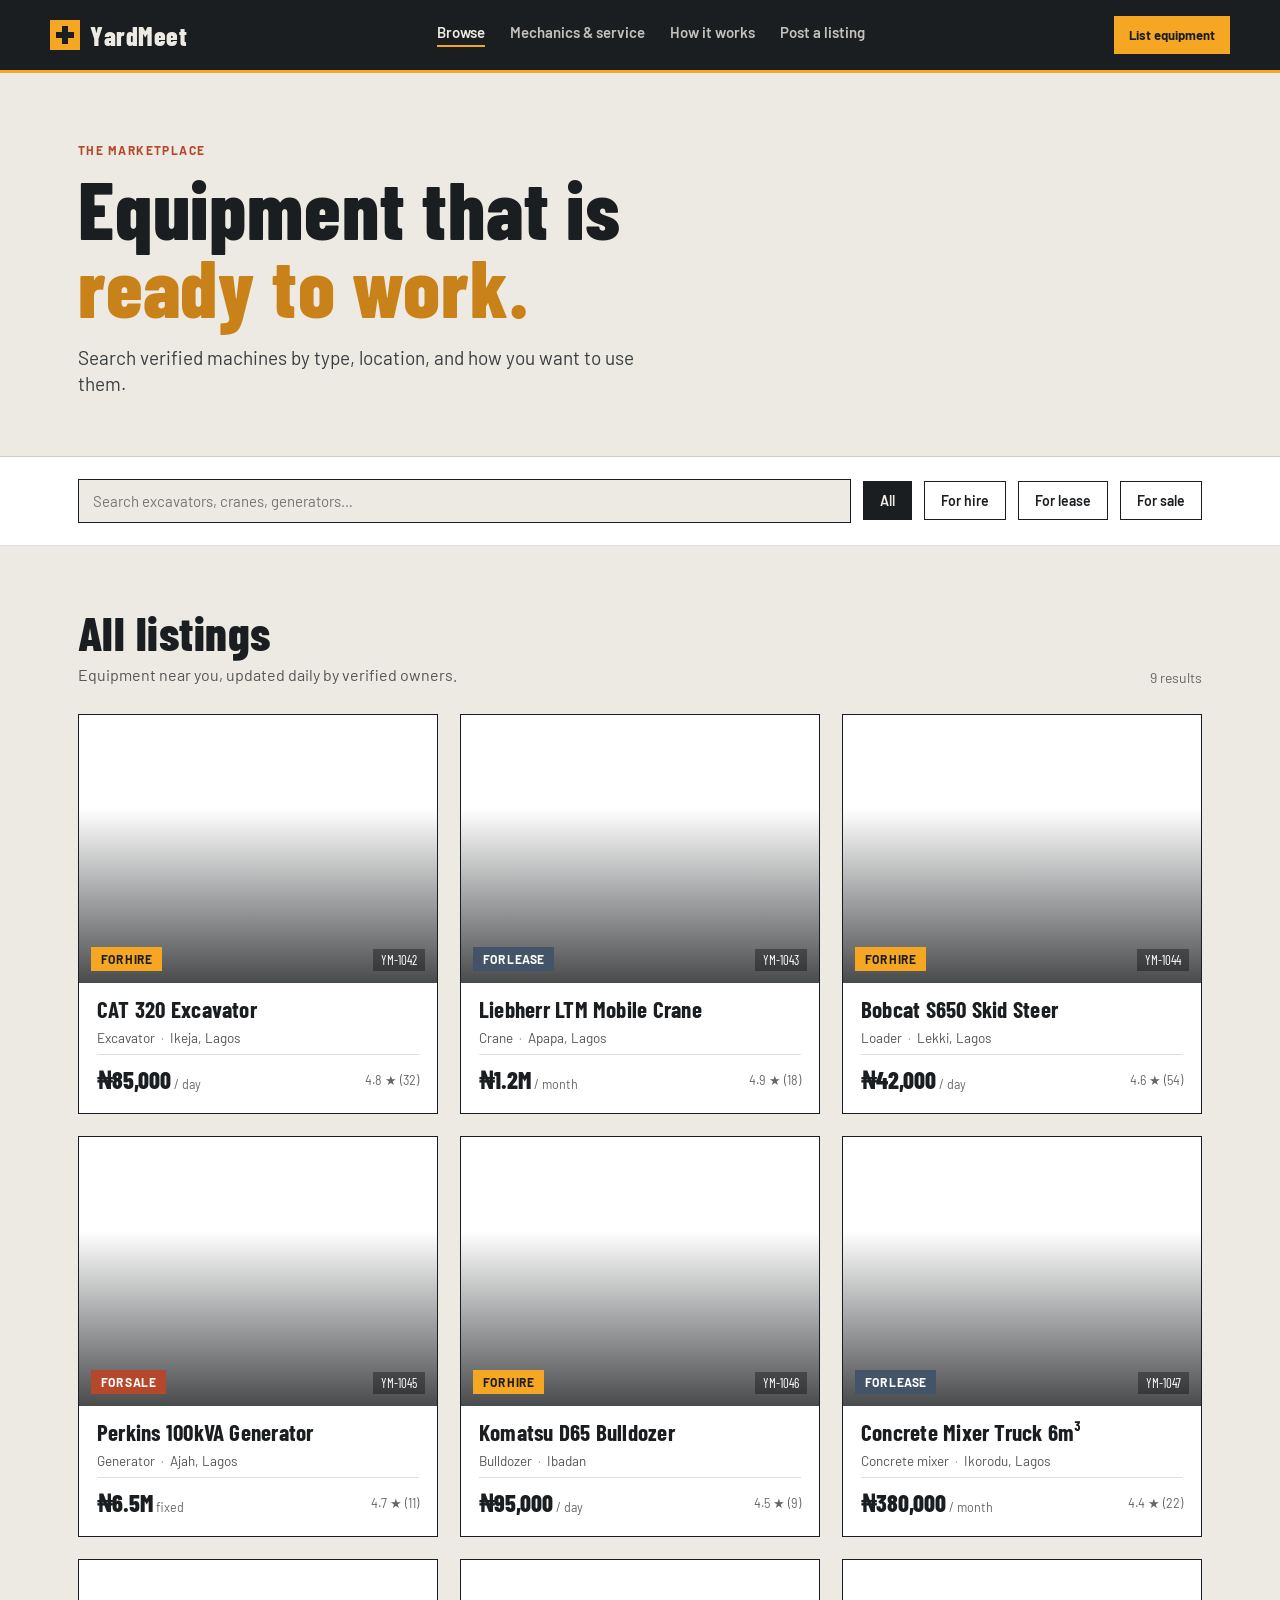
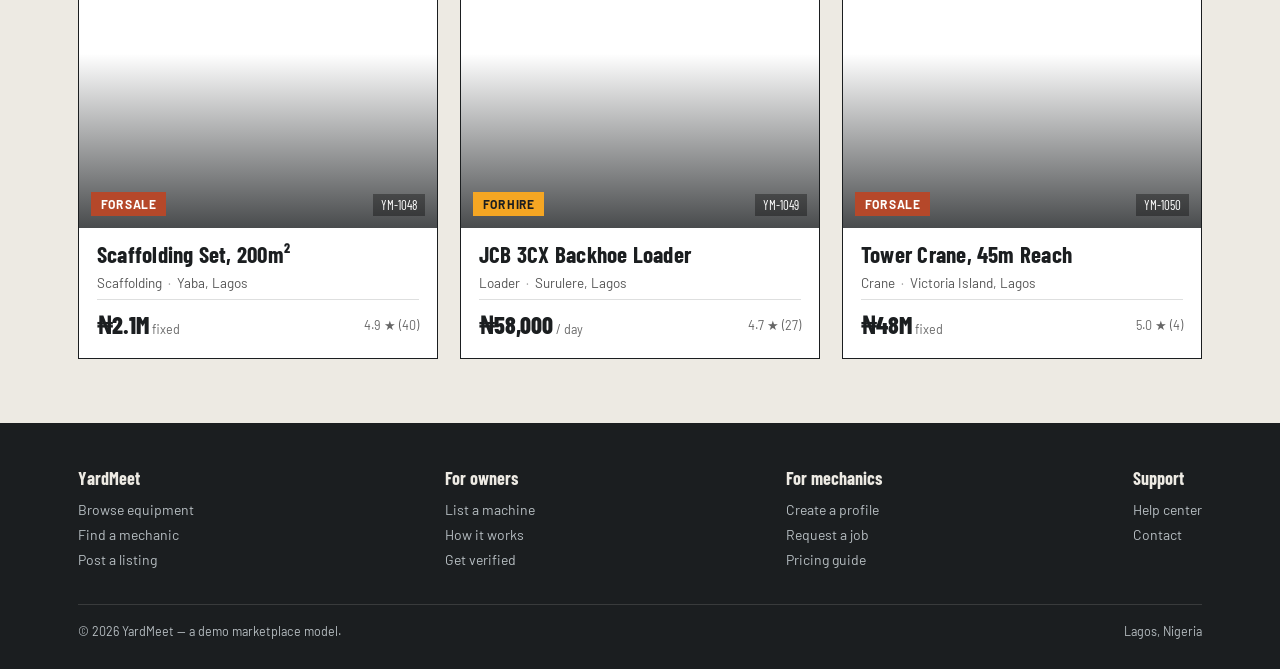
<file: browse.html>
<!doctype html>
<html lang="en"><head><meta charset="UTF-8"><meta name="viewport" content="width=device-width, initial-scale=1.0"><title>Browse equipment | YardMeet</title><link rel="preconnect" href="https://fonts.googleapis.com"><link rel="preconnect" href="https://fonts.gstatic.com" crossorigin><link href="https://fonts.googleapis.com/css2?family=Barlow+Condensed:wght@500;600;700;800&family=Barlow:wght@400;500;600;700&display=swap" rel="stylesheet"><link rel="stylesheet" href="styles.css"></head>
<body data-page="browse"><div id="site-header"></div><main><section class="page-intro"><div class="wrap"><p class="kicker">The marketplace</p><h1>Equipment that is<br><span>ready to work.</span></h1><p class="lede">Search verified machines by type, location, and how you want to use them.</p></div></section><section class="filterbar"><div class="wrap filter-row"><input class="search-input" id="searchInput" type="search" placeholder="Search excavators, cranes, generators…" aria-label="Search listings"><button class="chip active" data-filter="all">All</button><button class="chip" data-filter="hire">For hire</button><button class="chip" data-filter="lease">For lease</button><button class="chip" data-filter="sale">For sale</button></div></section><section class="section"><div class="wrap"><div class="section-head"><div><h2 id="listingsTitle">All listings</h2><p id="listingsSub">Equipment near you, updated daily by verified owners.</p></div><span class="result-count" id="resultCount"></span></div><div class="grid" id="listingsGrid"></div><div class="empty" id="emptyState" hidden><b>Nothing matches that search</b>Try a different machine name or clear your filters.</div></div></section></main><div id="site-footer"></div><script src="app.js"></script></body></html>
</file>
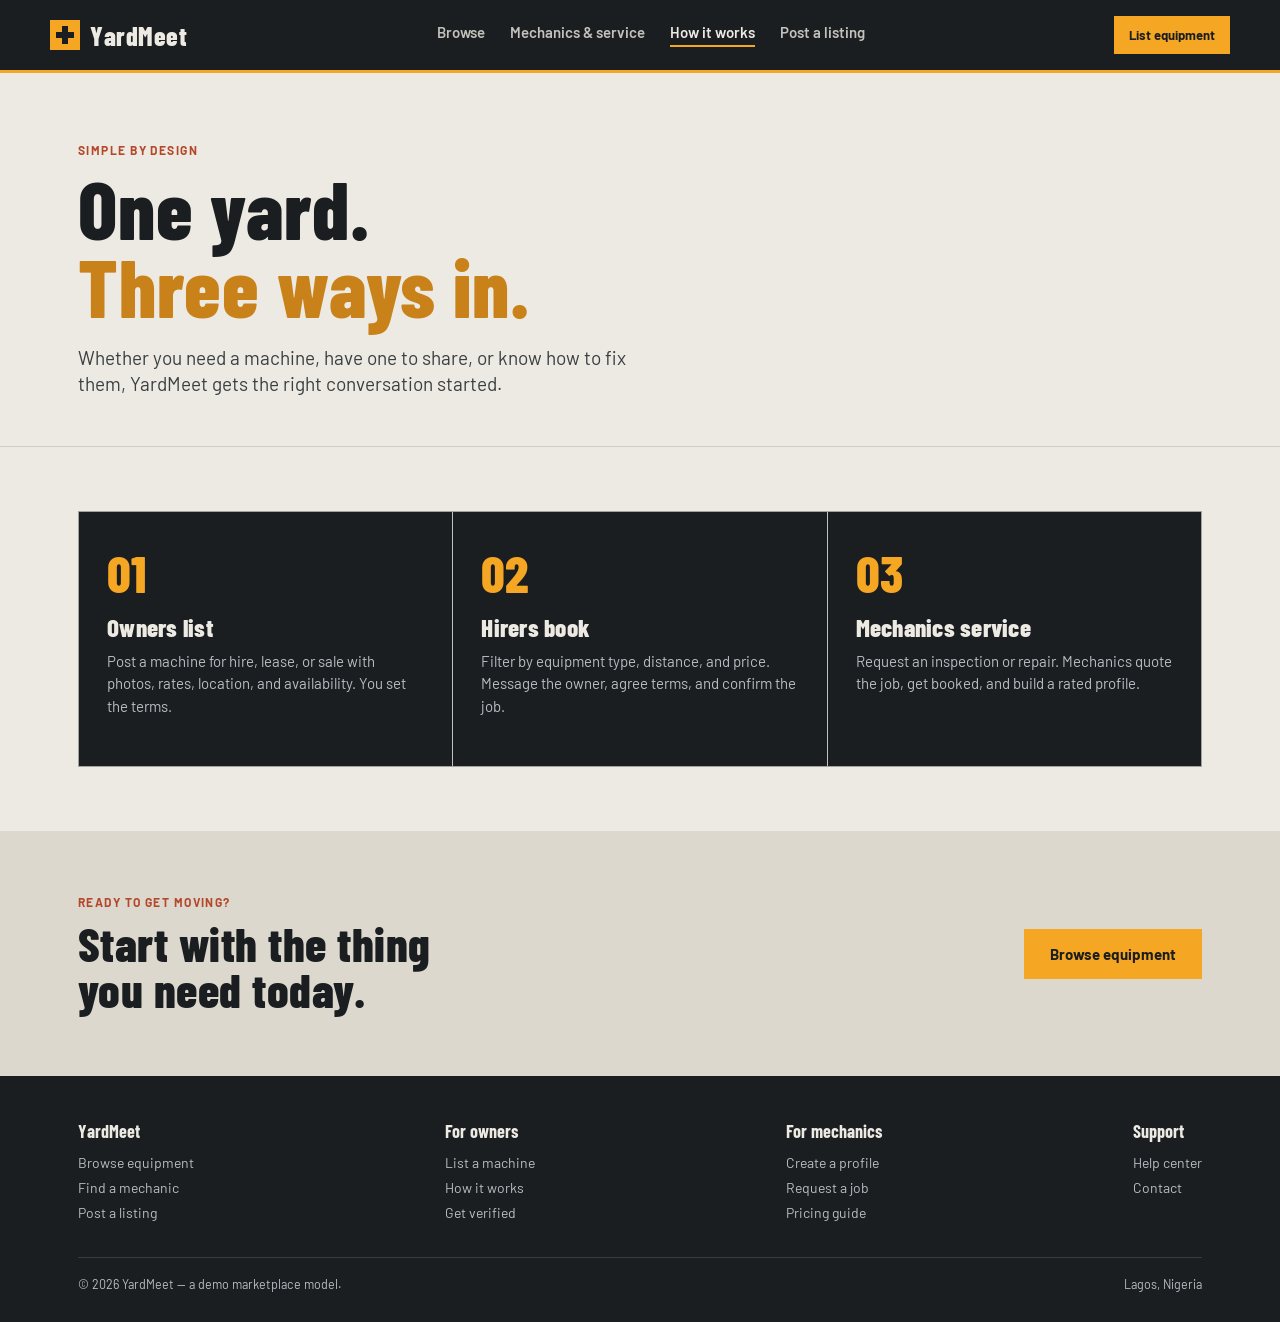
<file: how-it-works.html>
<!doctype html>
<html lang="en"><head><meta charset="UTF-8"><meta name="viewport" content="width=device-width, initial-scale=1.0"><title>How YardMeet works</title><link rel="preconnect" href="https://fonts.googleapis.com"><link rel="preconnect" href="https://fonts.gstatic.com" crossorigin><link href="https://fonts.googleapis.com/css2?family=Barlow+Condensed:wght@500;600;700;800&family=Barlow:wght@400;500;600;700&display=swap" rel="stylesheet"><link rel="stylesheet" href="styles.css"></head>
<body data-page="how"><div id="site-header"></div><main><section class="page-intro compact"><div class="wrap"><p class="kicker">Simple by design</p><h1>One yard.<br><span>Three ways in.</span></h1><p class="lede">Whether you need a machine, have one to share, or know how to fix them, YardMeet gets the right conversation started.</p></div></section><section class="section"><div class="wrap"><div class="steps large-steps"><article class="step"><div class="n">01</div><h3>Owners list</h3><p>Post a machine for hire, lease, or sale with photos, rates, location, and availability. You set the terms.</p></article><article class="step"><div class="n">02</div><h3>Hirers book</h3><p>Filter by equipment type, distance, and price. Message the owner, agree terms, and confirm the job.</p></article><article class="step"><div class="n">03</div><h3>Mechanics service</h3><p>Request an inspection or repair. Mechanics quote the job, get booked, and build a rated profile.</p></article></div></div></section><section class="section concrete-band"><div class="wrap callout"><div><p class="kicker">Ready to get moving?</p><h2>Start with the thing<br>you need today.</h2></div><a class="btn primary" href="browse.html">Browse equipment</a></div></section></main><div id="site-footer"></div><script src="app.js"></script></body></html>
</file>
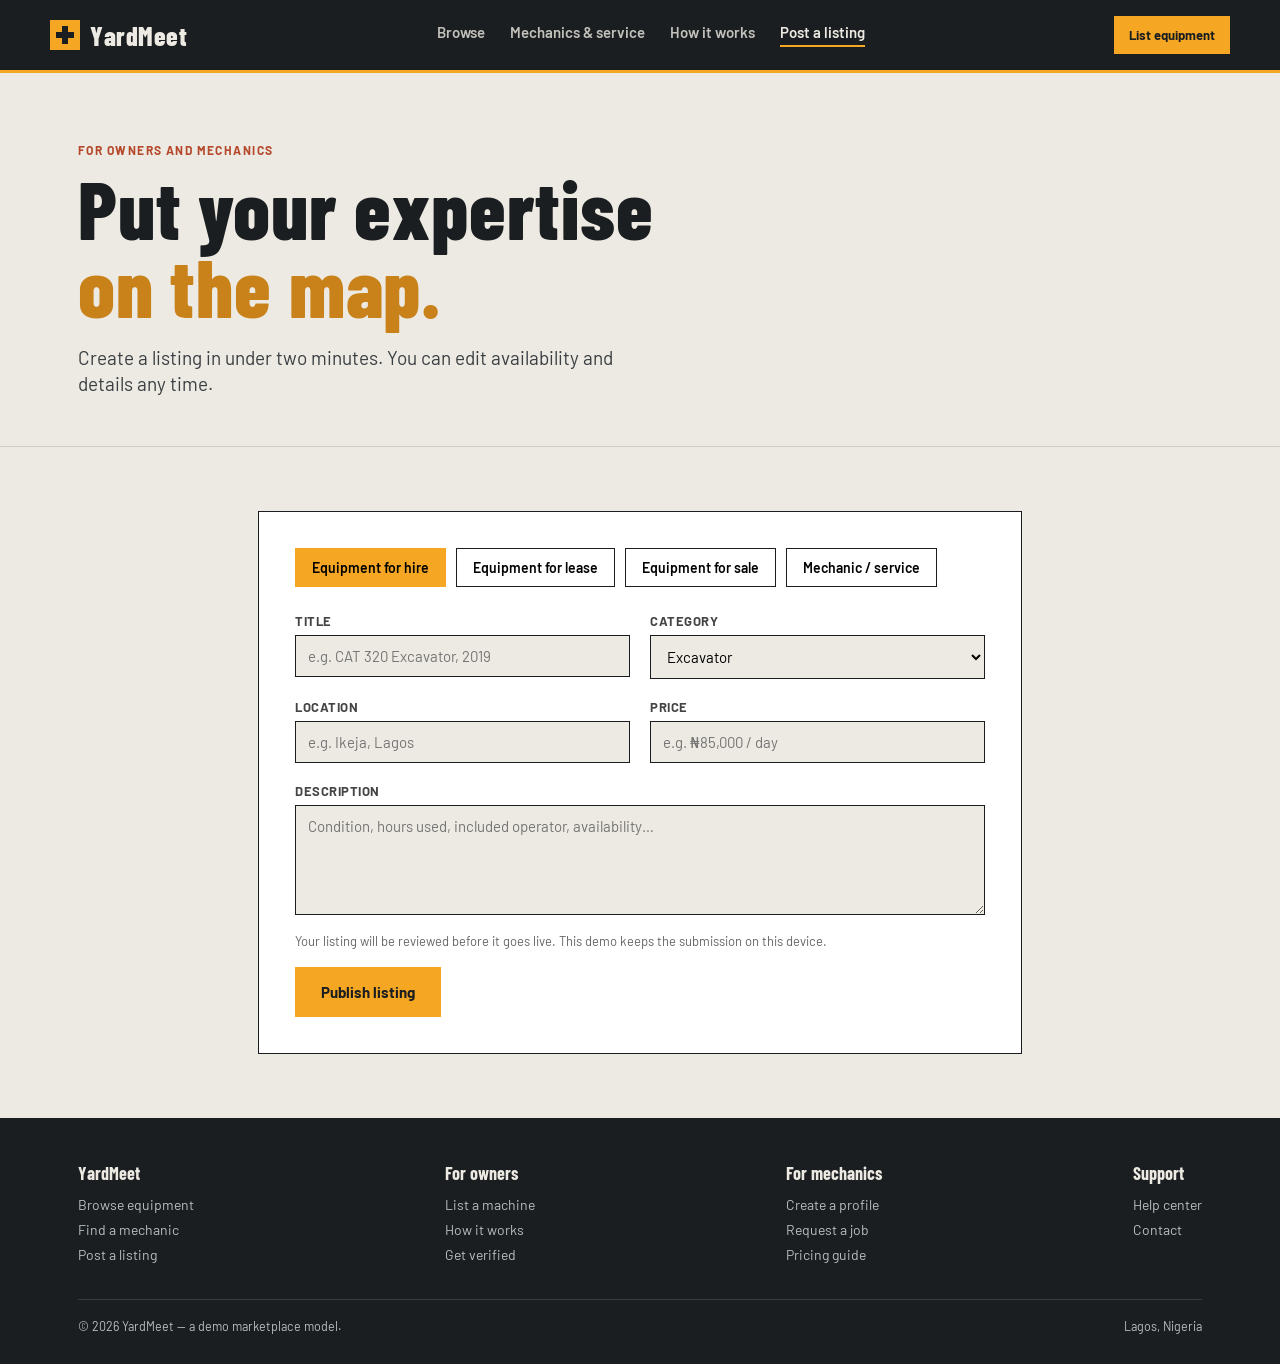
<file: post.html>
<!doctype html>
<html lang="en"><head><meta charset="UTF-8"><meta name="viewport" content="width=device-width, initial-scale=1.0"><title>Post a listing | YardMeet</title><link rel="preconnect" href="https://fonts.googleapis.com"><link rel="preconnect" href="https://fonts.gstatic.com" crossorigin><link href="https://fonts.googleapis.com/css2?family=Barlow+Condensed:wght@500;600;700;800&family=Barlow:wght@400;500;600;700&display=swap" rel="stylesheet"><link rel="stylesheet" href="styles.css"></head>
<body data-page="post"><div id="site-header"></div><main><section class="page-intro compact"><div class="wrap"><p class="kicker">For owners and mechanics</p><h1>Put your expertise<br><span>on the map.</span></h1><p class="lede">Create a listing in under two minutes. You can edit availability and details any time.</p></div></section><section class="section"><div class="wrap narrow"><div class="post-panel"><div class="listing-type-picker" id="typePicker"><button class="type-opt active" data-type="hire" type="button">Equipment for hire</button><button class="type-opt" data-type="lease" type="button">Equipment for lease</button><button class="type-opt" data-type="sale" type="button">Equipment for sale</button><button class="type-opt" data-type="service" type="button">Mechanic / service</button></div><form id="postForm"><div class="post-grid"><div class="field"><label for="f-title">Title</label><input id="f-title" required type="text" placeholder="e.g. CAT 320 Excavator, 2019"></div><div class="field"><label for="f-cat">Category</label><select id="f-cat"><option>Excavator</option><option>Crane</option><option>Generator</option><option>Bulldozer</option><option>Payloader</option><option>Concrete mixer</option><option>Mechanic / repair service</option><option>Other</option></select></div><div class="field"><label for="f-loc">Location</label><input id="f-loc" required type="text" placeholder="e.g. Ikeja, Lagos"></div><div class="field"><label for="f-price">Price</label><input id="f-price" type="text" placeholder="e.g. ₦85,000 / day"></div><div class="field full"><label for="f-desc">Description</label><textarea id="f-desc" required placeholder="Condition, hours used, included operator, availability…"></textarea></div></div><p class="form-note">Your listing will be reviewed before it goes live. This demo keeps the submission on this device.</p><button type="submit" class="btn primary">Publish listing</button><div class="form-success" id="formSuccess" role="status" hidden>Listing saved as a demo. We will be in touch with the next step.</div></form></div></div></section></main><div id="site-footer"></div><script src="app.js"></script></body></html>
</file>
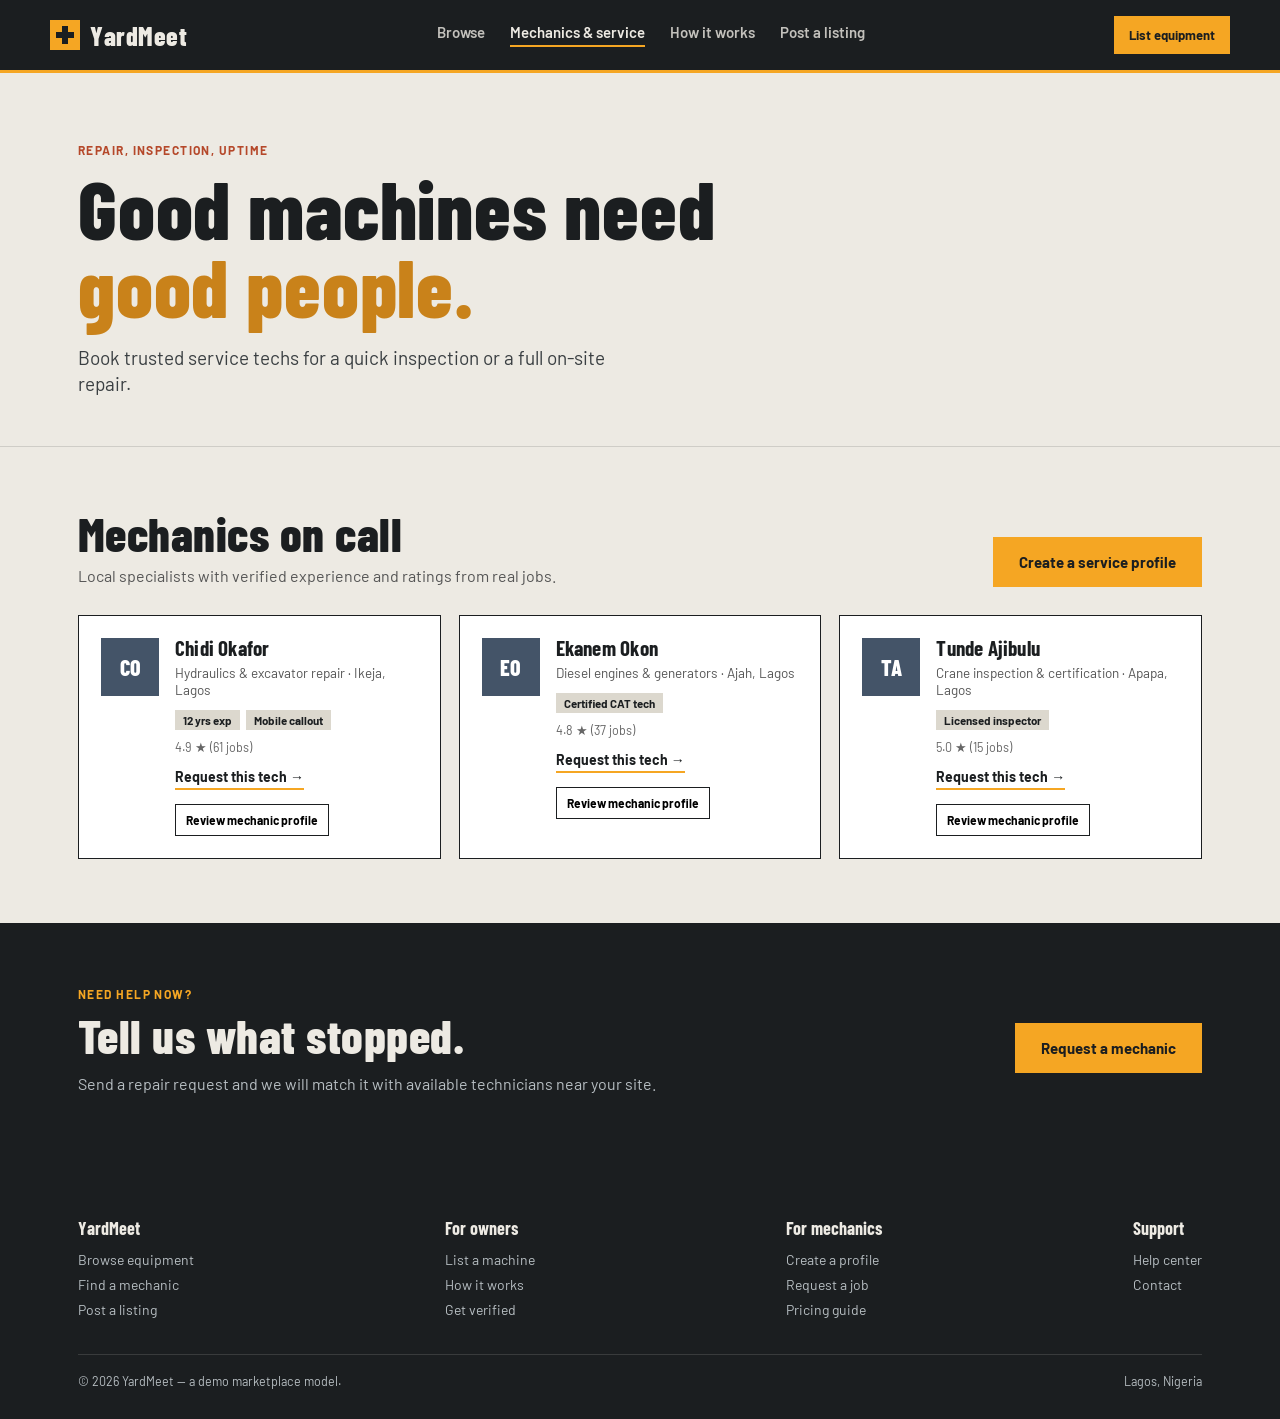
<file: services.html>
<!doctype html>
<html lang="en"><head><meta charset="UTF-8"><meta name="viewport" content="width=device-width, initial-scale=1.0"><title>Mechanics & service | YardMeet</title><link rel="preconnect" href="https://fonts.googleapis.com"><link rel="preconnect" href="https://fonts.gstatic.com" crossorigin><link href="https://fonts.googleapis.com/css2?family=Barlow+Condensed:wght@500;600;700;800&family=Barlow:wght@400;500;600;700&display=swap" rel="stylesheet"><link rel="stylesheet" href="styles.css"></head>
<body data-page="services"><div id="site-header"></div><main><section class="page-intro compact"><div class="wrap"><p class="kicker">Repair, inspection, uptime</p><h1>Good machines need<br><span>good people.</span></h1><p class="lede">Book trusted service techs for a quick inspection or a full on-site repair.</p></div></section><section class="section"><div class="wrap"><div class="section-head"><div><h2>Mechanics on call</h2><p>Local specialists with verified experience and ratings from real jobs.</p></div><a class="btn primary" href="post.html?type=service">Create a service profile</a></div><div class="mechanic-grid" id="mechGrid"></div></div></section><section class="section dark-section"><div class="wrap split-section"><div><p class="kicker">Need help now?</p><h2>Tell us what stopped.</h2><p>Send a repair request and we will match it with available technicians near your site.</p></div><a class="btn primary" href="post.html?type=service">Request a mechanic</a></div></section></main><div id="site-footer"></div><script src="app.js"></script></body></html>
</file>
<file: styles.css>
.home-hero .hero-grid{min-height:430px}.home-hero .lede{position:absolute;right:28px;bottom:28px;z-index:3;max-width:390px;margin:0;color:#fff}.home-hero .hero-ctas .btn.ghost{background:#fff;border-color:#fff;color:var(--ink)}@media(max-width:860px){.home-hero .hero-grid{min-height:560px}.home-hero .lede{right:18px;bottom:24px;max-width:min(390px,calc(100% - 36px))}}
.home-hero .lede{color:#fff;text-shadow:0 2px 12px rgba(27,30,32,.72)}.construction-scene{perspective:900px;transform-style:preserve-3d}.scene-skyline{transform:translateZ(-180px) scale(1.2);transform-origin:center bottom}.scene-cloud{transform:translateZ(-260px) scale(.9)}.cloud-two{transform:translateZ(-340px) scale(.65)}.scene-sun{transform:translateZ(-380px) scale(.95)}.scene-ground{transform:rotateX(8deg) translateZ(30px);transform-origin:center bottom}.scene-crane{transform:translateZ(45px) rotateY(-8deg);transform-style:preserve-3d}.scene-crane .crane-mast{box-shadow:12px 0 0 rgba(27,30,32,.2)}.scene-excavator{transform:translateZ(90px) rotateY(8deg) scale(.9);transform-style:preserve-3d;filter:drop-shadow(16px 10px 4px rgba(27,30,32,.25))}.excavator-cab{transform:translateZ(12px)}.scene-dust{transform:translateZ(110px)}@media(max-width:860px){.scene-crane{transform:translateZ(35px) scale(.65);transform-origin:bottom right}.scene-excavator{transform:translateZ(65px) scale(.65);transform-origin:bottom left}}@media(prefers-reduced-motion:reduce){.scene-skyline,.scene-cloud,.cloud-two,.scene-sun,.scene-ground,.scene-crane,.scene-excavator,.scene-dust{transform:none!important}}
/* Animated construction scene */
.home-hero{position:relative;overflow:hidden;background:linear-gradient(120deg,#dfe6e5 0%,#b9d2d3 55%,#e6c98f 100%)}.hero-grid{position:relative;z-index:2}.construction-scene{position:absolute;inset:0;overflow:hidden;pointer-events:none}.scene-sun{position:absolute;width:130px;height:130px;right:13%;top:12%;border-radius:50%;background:rgba(245,166,35,.72);box-shadow:0 0 45px rgba(245,166,35,.35);animation:sun-pulse 5s ease-in-out infinite}.scene-cloud{position:absolute;width:170px;height:30px;border-radius:50px;background:rgba(255,255,255,.5);filter:blur(1px);animation:cloud-drift 28s linear infinite}.scene-cloud:before,.scene-cloud:after{content:'';position:absolute;border-radius:50%;background:inherit}.scene-cloud:before{width:70px;height:70px;left:28px;bottom:0}.scene-cloud:after{width:52px;height:52px;left:86px;bottom:0}.cloud-one{left:-190px;top:18%;animation-delay:-12s}.cloud-two{left:-250px;top:31%;transform:scale(.7);animation-delay:-3s}.scene-skyline{position:absolute;left:0;right:0;bottom:28%;height:25%;opacity:.22;background:#445468;clip-path:polygon(0 35%,5% 35%,5% 0,13% 0,13% 45%,18% 45%,18% 12%,26% 12%,26% 55%,32% 55%,32% 20%,40% 20%,40% 50%,47% 50%,47% 4%,55% 4%,55% 42%,62% 42%,62% 15%,72% 15%,72% 48%,80% 48%,80% 5%,88% 5%,88% 38%,95% 38%,95% 20%,100% 20%,100% 100%,0 100%)}.scene-crane{position:absolute;right:19%;bottom:28%;width:260px;height:310px;transform-origin:bottom center;animation:crane-sway 6s ease-in-out infinite}.crane-mast{position:absolute;bottom:0;left:65px;width:12px;height:285px;background:repeating-linear-gradient(0deg,#b5482a 0 7px,transparent 7px 20px),linear-gradient(90deg,#b5482a,#f5a623);border:2px solid #74331f}.crane-boom{position:absolute;left:68px;top:10px;width:250px;height:8px;background:var(--rust);transform-origin:left center}.crane-boom:after{content:'';position:absolute;inset:3px 0 auto;height:2px;background:var(--amber)}.crane-cable{position:absolute;left:235px;top:17px;width:2px;height:128px;background:var(--ink);animation:cable-swing 4s ease-in-out infinite}.crane-load{position:absolute;left:225px;top:137px;width:25px;height:22px;background:var(--amber);border:2px solid var(--ink);animation:load-lift 4s ease-in-out infinite}.scene-ground{position:absolute;left:0;right:0;bottom:0;height:29%;background:linear-gradient(180deg,#a87c52 0 15%,#6f5540 15% 20%,#3f4644 20%);border-top:5px solid #b5482a}.scene-ground:before{content:'';position:absolute;left:0;right:0;top:43%;height:5px;background:repeating-linear-gradient(90deg,#edeae3 0 80px,transparent 80px 160px);opacity:.5}.scene-excavator{position:absolute;left:8%;bottom:14%;width:240px;height:120px;transform:scale(.9);animation:excavator-bob 4s ease-in-out infinite}.excavator-body{position:absolute;bottom:0;left:20px;width:170px;height:48px;background:var(--amber);border:4px solid var(--ink);border-radius:12px 20px 5px 5px}.excavator-cab{position:absolute;bottom:40px;left:92px;width:75px;height:62px;background:rgba(68,84,104,.85);border:4px solid var(--ink);border-radius:8px 16px 0 0}.excavator-arm{position:absolute;left:150px;bottom:76px;width:105px;height:14px;background:var(--amber);border:4px solid var(--ink);transform-origin:left center;transform:rotate(-35deg);animation:arm-work 4s ease-in-out infinite}.excavator-bucket{position:absolute;left:245px;bottom:122px;width:35px;height:28px;background:var(--rust);border:4px solid var(--ink);transform:rotate(18deg);animation:bucket-work 4s ease-in-out infinite}.scene-dust{position:absolute;bottom:15%;width:32px;height:18px;border-radius:50%;background:rgba(237,234,227,.7);filter:blur(3px);animation:dust-rise 3.5s ease-out infinite}.dust-one{left:16%}.dust-two{left:22%;animation-delay:1.5s}@keyframes cloud-drift{from{translate:0 0}to{translate:125vw 0}}@keyframes sun-pulse{50%{transform:scale(1.08);opacity:.8}}@keyframes crane-sway{50%{transform:rotate(1deg)}}@keyframes cable-swing{50%{transform:rotate(4deg);transform-origin:top}}@keyframes load-lift{50%{translate:-15px -30px}}@keyframes excavator-bob{50%{translate:0 -3px}}@keyframes arm-work{50%{transform:rotate(-12deg)}}@keyframes bucket-work{50%{transform:rotate(35deg) translate(8px,5px)}}@keyframes dust-rise{0%{opacity:0;transform:scale(.5) translateY(10px)}30%{opacity:.7}100%{opacity:0;transform:scale(2) translateY(-45px)}}@media(max-width:860px){.scene-crane{right:0;transform:scale(.65);transform-origin:bottom right}.scene-excavator{left:-35px;transform:scale(.65);transform-origin:bottom left}.scene-skyline{bottom:23%}.scene-ground{height:24%}}@media(prefers-reduced-motion:reduce){.scene-cloud,.scene-sun,.scene-crane,.scene-cable,.scene-load,.scene-excavator,.scene-dust{animation:none!important}}
.modal-wide{max-width:980px;max-height:90vh;overflow:auto}.profile-review-grid{display:grid;grid-template-columns:repeat(3,1fr);gap:14px;margin-top:26px;padding-top:22px;border-top:1px solid var(--line)}.reviews{background:var(--concrete);border:1px solid var(--line);padding:16px}.review-heading{display:flex;justify-content:space-between;align-items:baseline;gap:10px;border-bottom:1px solid var(--line);padding-bottom:10px}.review-heading h3{font-size:20px}.review-heading>span{font-size:12px;color:#666}.review-list{display:flex;flex-direction:column;gap:10px;margin:12px 0}.review{background:var(--white);padding:10px;border-left:3px solid var(--amber)}.review>div{display:flex;justify-content:space-between;gap:8px;font-size:13px}.review-stars{color:var(--amber-dark);white-space:nowrap;letter-spacing:1px}.review p{font-size:13px;line-height:1.4;color:#555;margin:6px 0 0}.review-empty{font-size:13px;color:#666;line-height:1.4}.review-form{display:grid;grid-template-columns:1fr 1fr;gap:9px;margin-top:14px}.review-form label{display:flex;flex-direction:column;gap:4px;font-size:11px;text-transform:uppercase;letter-spacing:.04em;font-weight:700}.review-form input,.review-form select,.review-form textarea{width:100%;border:1px solid var(--ink);background:var(--white);padding:8px;font-size:13px}.review-form textarea{min-height:68px;resize:vertical}.review-wide{grid-column:1/-1}.review-form .btn{grid-column:1/-1;padding:10px 14px;font-size:13px}.profile-review-button{display:block;border:1px solid var(--ink);background:transparent;padding:8px 10px;margin-top:14px;font-size:12px;font-weight:700}.profile-review-button:hover{background:var(--ink);color:var(--concrete)}.mechanic-review-panel{margin-top:12px}.mechanic-review-panel .reviews{padding:14px}@media(max-width:800px){.profile-review-grid{grid-template-columns:1fr}.modal-wide{max-height:86vh}}@media(max-width:520px){.review-form{grid-template-columns:1fr}.review-wide{grid-column:auto}.review-form .btn{grid-column:auto}}
.media-feature{display:grid;grid-template-columns:1.45fr .75fr;background:var(--ink);color:var(--concrete);border:1px solid var(--ink);margin-bottom:22px}.video-frame{background:#111;min-height:350px}.video-frame video{display:block;width:100%;height:100%;min-height:350px;object-fit:cover}.video-copy{padding:32px;display:flex;flex-direction:column;align-items:flex-start;justify-content:center}.video-copy .kicker{color:var(--amber)}.video-copy h3{font-size:34px}.video-copy p:not(.kicker){color:#b7bec2;line-height:1.5}.photo-grid{display:grid;grid-template-columns:1.2fr 1fr 1fr;grid-template-rows:220px 220px;gap:16px}.photo-grid figure{margin:0;background:var(--white);border:1px solid var(--ink);position:relative;overflow:hidden}.photo-grid figure:first-child{grid-row:span 2}.photo-grid img{width:100%;height:100%;object-fit:cover;transition:transform .35s ease}.photo-grid figure:hover img{transform:scale(1.04)}.photo-grid figcaption{position:absolute;left:0;right:0;bottom:0;padding:12px;color:#fff;font-weight:700;font-size:14px;background:linear-gradient(transparent,rgba(27,30,32,.88))}@media(max-width:800px){.media-feature{grid-template-columns:1fr}.video-frame,.video-frame video{min-height:240px}.photo-grid{grid-template-columns:1fr 1fr;grid-template-rows:240px 180px 180px}.photo-grid figure:first-child{grid-row:span 1;grid-column:span 2}}@media(max-width:520px){.photo-grid{grid-template-columns:1fr;grid-template-rows:250px 180px 180px 180px}.photo-grid figure:first-child{grid-column:auto}.video-copy{padding:24px}}
 .welcome-screen{--welcome-image:url('https://images.unsplash.com/photo-1504307651254-35680f356dfd?auto=format&fit=crop&w=2200&q=90');position:fixed;inset:0;z-index:200;background-color:var(--ink);background-image:var(--welcome-image);background-position:center;background-size:cover;color:var(--concrete);display:flex;flex-direction:column;align-items:center;justify-content:center;text-align:center;padding:28px;transition:opacity .45s ease,visibility .45s ease}.welcome-screen:before{content:'';position:absolute;inset:0;background:linear-gradient(90deg,rgba(27,30,32,.58),rgba(27,30,32,.22),rgba(27,30,32,.58))}.welcome-screen.has-background:after{content:'Background preview';position:absolute;right:22px;bottom:18px;color:rgba(255,255,255,.75);font-size:12px;letter-spacing:.08em;text-transform:uppercase}.welcome-screen.is-hidden{opacity:0;visibility:hidden;pointer-events:none}.welcome-content{position:relative;z-index:1}.welcome-mark{display:flex;align-items:center;gap:10px;font-family:'Barlow Condensed';font-size:28px;font-weight:800;margin-bottom:56px;text-shadow:0 2px 14px rgba(0,0,0,.45)}.welcome-screen .kicker{color:var(--amber);margin-bottom:14px;text-shadow:0 2px 12px rgba(0,0,0,.65)}.welcome-screen h1{font-size:clamp(58px,10vw,112px);line-height:.88;text-shadow:0 3px 20px rgba(0,0,0,.65)}.welcome-screen h1 span{color:var(--amber)}.welcome-copy{color:#fff;max-width:34ch;line-height:1.5;margin:22px auto 28px;text-shadow:0 2px 10px rgba(0,0,0,.7)}.welcome-actions{display:flex;align-items:center;justify-content:center;gap:12px;flex-wrap:wrap}.welcome-screen .btn{margin-top:4px}.upload-image{border:1px solid rgba(255,255,255,.75);padding:13px 18px;color:#fff;background:rgba(27,30,32,.28);font-size:14px;font-weight:700;cursor:pointer;transition:background .15s ease}.upload-image:hover{background:rgba(27,30,32,.6)}.upload-image input{position:absolute;width:1px;height:1px;opacity:0;pointer-events:none}@media(max-width:520px){.welcome-mark{margin-bottom:38px}.welcome-actions{flex-direction:column}.welcome-actions .btn,.upload-image{width:100%}}
:root{--ink:#1b1e20;--concrete:#edeae3;--concrete-dark:#dcd8ce;--steel:#445468;--amber:#f5a623;--amber-dark:#c9821a;--rust:#b5482a;--white:#fff;--line:rgba(27,30,32,.14)}*{box-sizing:border-box}html{scroll-behavior:smooth}body{margin:0;background:var(--concrete);color:var(--ink);font-family:Barlow,sans-serif;-webkit-font-smoothing:antialiased}h1,h2,h3,.display{font-family:'Barlow Condensed',sans-serif;font-weight:800;letter-spacing:.01em;line-height:.95;margin:0}h1{font-size:clamp(46px,7vw,82px)}h2{font-size:clamp(32px,4vw,48px)}h3{font-size:25px}a{color:inherit}button,input,select,textarea{font:inherit}button{cursor:pointer}img{max-width:100%;display:block}.wrap{max-width:1180px;margin:0 auto;padding:0 28px}.narrow{max-width:820px}@media(max-width:640px){.wrap{padding:0 18px}}
:root{--ink:#1b1e20;--concrete:#edeae3;--concrete-dark:#dcd8ce;--steel:#445468;--amber:#f5a623;--amber-dark:#c9821a;--rust:#b5482a;--white:#fff;--line:rgba(27,30,32,.14)}*{box-sizing:border-box}html{scroll-behavior:smooth}body{margin:0;background:var(--concrete);color:var(--ink);font-family:Barlow,sans-serif;-webkit-font-smoothing:antialiased}h1,h2,h3,.display{font-family:'Barlow Condensed',sans-serif;font-weight:800;letter-spacing:.01em;line-height:.95;margin:0}h1{font-size:clamp(46px,7vw,82px)}h2{font-size:clamp(32px,4vw,48px)}h3{font-size:25px}a{color:inherit}button,input,select,textarea{font:inherit}button{cursor:pointer}img{max-width:100%;display:block}.wrap{max-width:1180px;margin:0 auto;padding:0 28px}.narrow{max-width:820px}@media(max-width:640px){.wrap{padding:0 18px}}
header{position:sticky;top:0;z-index:50;background:var(--ink);color:var(--concrete);border-bottom:3px solid var(--amber)}.header-row{display:flex;align-items:center;justify-content:space-between;padding:16px 0}.logo{display:flex;align-items:center;gap:10px;font-family:'Barlow Condensed';font-weight:800;font-size:26px;letter-spacing:.02em;text-decoration:none}.logo-mark{width:30px;height:30px;background:var(--amber);position:relative;flex:none}.logo-mark:before,.logo-mark:after{content:'';position:absolute;background:var(--ink)}.logo-mark:before{width:6px;height:18px;top:6px;left:12px}.logo-mark:after{width:18px;height:6px;top:12px;left:6px}nav{display:flex;gap:25px;font-size:15px;font-weight:600}nav a{color:var(--concrete);opacity:.8;text-decoration:none;padding-bottom:4px;border-bottom:2px solid transparent}nav a:hover,nav a[aria-current=page]{opacity:1;border-color:var(--amber)}.header-actions{display:flex;align-items:center;gap:16px}.header-actions .btn{padding:9px 13px;font-size:13px}.menu-toggle{display:none;background:transparent;border:1px solid var(--concrete);color:var(--concrete);padding:8px 10px}@media(max-width:850px){nav{display:none}.menu-toggle{display:block}.header-row.menu-open nav{display:flex;position:absolute;left:0;right:0;top:68px;background:var(--ink);padding:18px 28px;flex-direction:column;gap:16px;border-bottom:1px solid #50565b}.header-row.menu-open{position:relative}.header-actions .header-post{display:none}}
.hero{padding:72px 0 58px;border-bottom:1px solid var(--line)}.home-hero{background:linear-gradient(120deg,var(--concrete) 0%,#e6e1d6 65%,#d8d3c8 100%)}.hero-grid{display:grid;grid-template-columns:1.3fr .9fr;gap:48px;align-items:end}@media(max-width:860px){.hero-grid{grid-template-columns:1fr}}.eyebrow-plate{display:inline-flex;align-items:center;gap:8px;background:var(--white);border:1px solid var(--ink);padding:6px 12px;font-size:13px;font-weight:600;margin-bottom:22px}.dot{width:7px;height:7px;background:var(--amber);border-radius:50%}.hero h1 span,.page-intro h1 span{color:var(--amber-dark)}.lede{font-size:19px;line-height:1.4;max-width:52ch;margin:20px 0 0;color:#3a3f42}.hero-ctas{display:flex;gap:14px;margin-top:30px;flex-wrap:wrap}.btn{font-weight:700;font-size:15px;padding:14px 24px;border:2px solid var(--ink);background:var(--ink);color:var(--concrete);cursor:pointer;text-decoration:none;display:inline-block;transition:transform .12s ease}.btn:hover{transform:translateY(-2px)}.btn.primary{background:var(--amber);border-color:var(--amber);color:var(--ink)}.btn.ghost{background:transparent;color:var(--ink)}.spec-plate{background:var(--ink);color:var(--concrete);padding:26px;border:1px solid var(--ink)}.spec-plate .row{display:flex;justify-content:space-between;padding:12px 0;border-bottom:1px solid rgba(237,234,227,.18);font-size:15px}.spec-plate .row:last-child{border-bottom:0}.spec-plate b{font-family:'Barlow Condensed';font-size:26px;color:var(--amber)}.label{color:#b7bec2;text-transform:uppercase;font-size:12px;letter-spacing:.08em;align-self:center}.section{padding:64px 0}.section-head{display:flex;justify-content:space-between;align-items:end;margin-bottom:28px;gap:20px;flex-wrap:wrap}.section-head>div{max-width:680px}.section-head p:not(.kicker),.section-head>div>p:last-child{color:#555;font-size:16px;margin:8px 0 0;line-height:1.4}.kicker{font-weight:700;color:var(--rust);font-size:12px;letter-spacing:.12em;text-transform:uppercase;margin:0 0 12px}.text-link{font-size:14px;font-weight:700;text-decoration:none;border-bottom:2px solid var(--amber);padding-bottom:3px}.feature-grid{display:grid;grid-template-columns:repeat(3,1fr);gap:18px}.feature-card{min-height:270px;padding:28px;background:#fff;border:1px solid var(--ink);text-decoration:none;display:flex;flex-direction:column;align-items:flex-start}.feature-card.dark{background:var(--steel);color:var(--white);border-color:var(--steel)}.feature-card.amber{background:var(--amber);border-color:var(--amber)}.feature-card p{line-height:1.45;margin:14px 0 auto;max-width:30ch;color:#4a4d4c}.feature-card.dark p{color:#e0e3e4}.feature-number{font-family:'Barlow Condensed';font-size:46px;font-weight:800;color:var(--rust)}.feature-card.dark .feature-number{color:var(--amber)}@media(max-width:760px){.feature-grid{grid-template-columns:1fr}}.image-band{background:linear-gradient(105deg,rgba(27,30,32,.95),rgba(68,84,104,.92)),url('https://images.unsplash.com/photo-1504307651254-35680f356dfd?auto=format&fit=crop&w=1600&q=80') center/cover;color:var(--concrete)}.image-band-inner{min-height:330px;display:flex;justify-content:space-between;align-items:center;gap:28px}.image-band h2{font-size:clamp(38px,5vw,64px)}
.page-intro{padding:70px 0 58px;border-bottom:1px solid var(--line)}.page-intro.compact{padding-bottom:48px}.page-intro .lede{max-width:52ch}.filterbar{background:var(--white);border-bottom:1px solid var(--line);padding:22px 0;position:sticky;top:69px;z-index:40}.filter-row{display:flex;gap:12px;flex-wrap:wrap;align-items:center}.search-input{flex:1 1 280px;padding:12px 14px;border:1.5px solid var(--ink);background:var(--concrete);font-size:15px}.search-input:focus{outline:2px solid var(--amber);outline-offset:2px}.chip{padding:10px 16px;border:1.5px solid var(--ink);background:transparent;font-weight:600;font-size:14px;color:var(--ink);white-space:nowrap}.chip.active{background:var(--ink);color:var(--concrete)}.grid{display:grid;grid-template-columns:repeat(3,1fr);gap:22px}@media(max-width:940px){.grid{grid-template-columns:repeat(2,1fr)}}@media(max-width:640px){.grid{grid-template-columns:1fr}}.card{background:var(--white);border:1px solid var(--ink);display:flex;flex-direction:column;cursor:pointer;transition:transform .15s ease,box-shadow .15s ease}.card:hover{transform:translateY(-4px);box-shadow:5px 5px 0 var(--ink)}.card-media{aspect-ratio:4/3;background-size:cover;background-position:center;position:relative;display:flex;align-items:flex-end;justify-content:space-between;padding:12px}.card-media:before{content:'';position:absolute;inset:0;background:linear-gradient(180deg,transparent 35%,rgba(27,30,32,.8))}.card-media>*{position:relative;z-index:1}.tag{font-weight:700;font-size:12px;letter-spacing:.03em;padding:5px 10px;text-transform:uppercase}.tag.hire{background:var(--amber)}.tag.lease{background:var(--steel);color:#fff}.tag.sale{background:var(--rust);color:#fff}.asset-id{font-family:'Barlow Condensed';font-size:13px;color:#fff;background:rgba(0,0,0,.35);padding:3px 8px}.card-body{padding:16px 18px 18px;display:flex;flex-direction:column;gap:8px;flex:1}.card-body h3{font-size:23px;font-weight:700}.card-meta{font-size:13.5px;color:#555;display:flex;gap:6px;flex-wrap:wrap}.card-meta span:not(:last-child):after{content:'·';margin-left:6px;color:#aaa}.card-price{margin-top:auto;padding-top:10px;border-top:1px solid var(--line);display:flex;justify-content:space-between;align-items:center}.price-num{font-family:'Barlow Condensed';font-weight:800;font-size:24px}.price-unit,.rating{font-size:12.5px;color:#666}.result-count{font-size:14px;color:#666}.empty{text-align:center;padding:60px 20px;color:#666}.empty b{display:block;font-family:'Barlow Condensed';font-size:26px;color:var(--ink);margin-bottom:8px}
.mechanic-grid{display:grid;grid-template-columns:repeat(3,1fr);gap:18px}@media(max-width:800px){.mechanic-grid{grid-template-columns:1fr}}.mech-card{background:var(--white);border:1px solid var(--ink);padding:22px;display:flex;gap:16px;align-items:flex-start}.mech-avatar{width:58px;height:58px;flex:none;background:var(--steel);color:#fff;display:flex;align-items:center;justify-content:center;font-family:'Barlow Condensed';font-weight:800;font-size:22px}.mech-info h3{font-size:21px;font-weight:700;margin:0 0 4px}.spec-list{font-size:13.5px;color:#555;margin:6px 0}.badge{display:inline-block;font-size:11.5px;font-weight:700;background:var(--concrete-dark);padding:3px 8px;margin-right:6px;margin-top:6px}.dark-section{background:var(--ink);color:var(--concrete)}.dark-section .kicker{color:var(--amber)}.dark-section p:not(.kicker){color:#b7bec2}.split-section,.callout{display:flex;justify-content:space-between;align-items:center;gap:28px}.steps{display:grid;grid-template-columns:repeat(3,1fr);gap:1px;background:rgba(27,30,32,.2);border:1px solid rgba(27,30,32,.2)}.step{background:var(--ink);color:var(--concrete);padding:34px 28px;min-height:250px}.step .n{font-family:'Barlow Condensed';font-size:52px;font-weight:800;color:var(--amber);line-height:1}.step h3{font-size:25px;margin-top:18px}.step p{font-size:15px;color:#b7bec2;margin-top:10px;line-height:1.5}.concrete-band{background:var(--concrete-dark)}@media(max-width:760px){.steps{grid-template-columns:1fr}.split-section,.callout,.image-band-inner{align-items:flex-start;flex-direction:column}.image-band-inner{justify-content:center}}
.post-panel{background:var(--white);border:1px solid var(--ink);padding:36px}.listing-type-picker{display:flex;gap:10px;flex-wrap:wrap;margin-bottom:26px}.type-opt{border:1.5px solid var(--ink);padding:10px 16px;background:transparent;font-weight:600;font-size:14px}.type-opt.active{background:var(--amber);border-color:var(--amber)}.post-grid{display:grid;grid-template-columns:1fr 1fr;gap:20px}.field{display:flex;flex-direction:column;gap:6px}.field.full{grid-column:1/-1}.field label{font-size:13px;font-weight:700;text-transform:uppercase;letter-spacing:.04em;color:#444}.field input,.field select,.field textarea{border:1.5px solid var(--ink);background:var(--concrete);padding:11px 12px;font-size:15px}.field textarea{resize:vertical;min-height:110px}.form-note{font-size:13px;color:#666;margin:18px 0}.form-success{margin-top:18px;padding:13px;background:#e2f0df;border-left:4px solid #54864a;font-weight:600}@media(max-width:700px){.post-grid{grid-template-columns:1fr}.post-panel{padding:22px}}
footer{background:var(--ink);color:#b7bec2;padding:44px 0 30px}.footer-grid{display:flex;justify-content:space-between;gap:24px;flex-wrap:wrap;border-bottom:1px solid rgba(237,234,227,.14);padding-bottom:28px}.footer-col h4{color:var(--concrete);font-family:'Barlow Condensed';font-size:18px;margin:0 0 12px}.footer-col a{display:block;color:#b7bec2;text-decoration:none;font-size:14px;margin-bottom:8px}.footer-col a:hover{color:var(--amber)}.foot-bottom{padding-top:18px;font-size:12.5px;display:flex;justify-content:space-between;flex-wrap:wrap;gap:8px}.modal-backdrop{position:fixed;inset:0;background:rgba(27,30,32,.75);z-index:100;display:grid;place-items:center;padding:20px}.modal{background:var(--white);max-width:540px;width:100%;border:2px solid var(--ink);padding:28px;position:relative}.modal-close{position:absolute;right:14px;top:10px;border:0;background:transparent;font-size:28px}.modal .tag{display:inline-block;margin-bottom:15px}.modal h2{font-size:36px;margin-bottom:10px}.modal p{line-height:1.5;color:#555}.sr-only{position:absolute;width:1px;height:1px;overflow:hidden;clip:rect(0,0,0,0)}:focus-visible{outline:2px solid var(--amber-dark);outline-offset:2px}@media(prefers-reduced-motion:reduce){*{transition:none!important;scroll-behavior:auto!important}}
</file>
